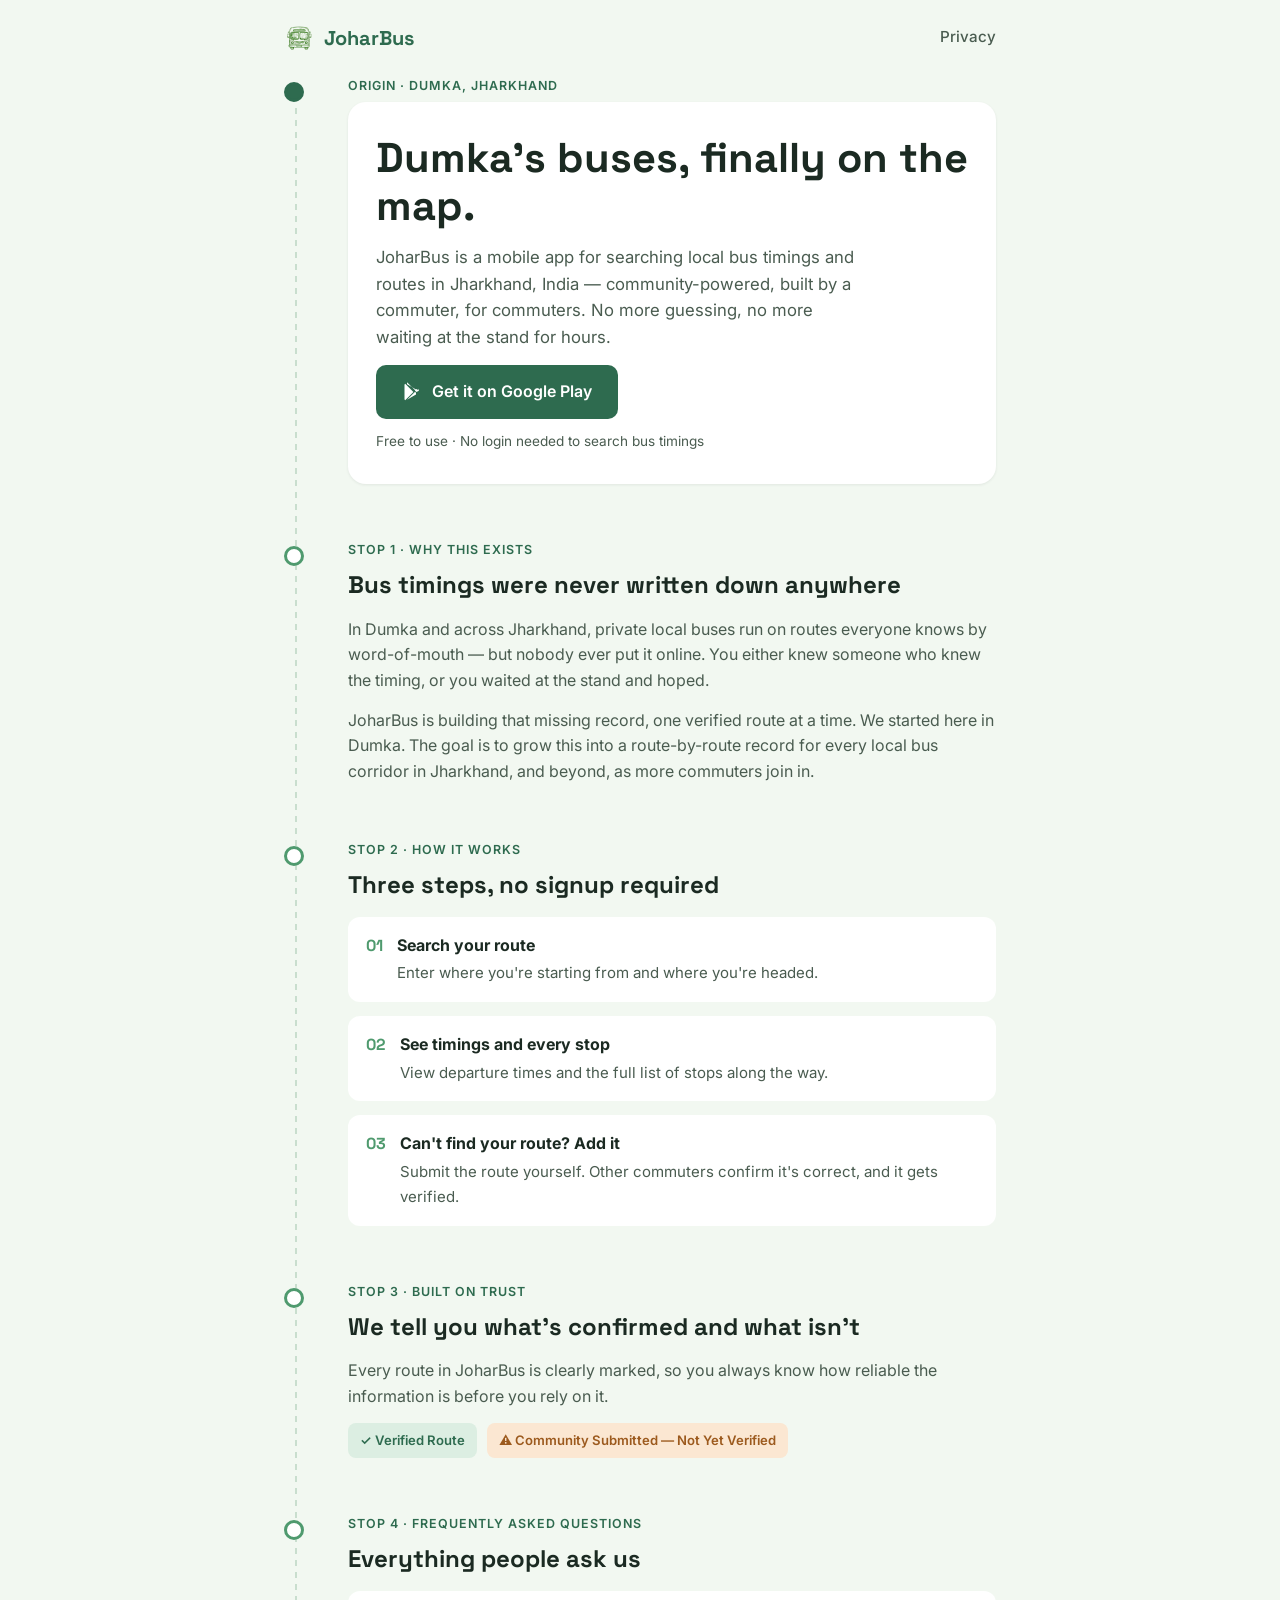
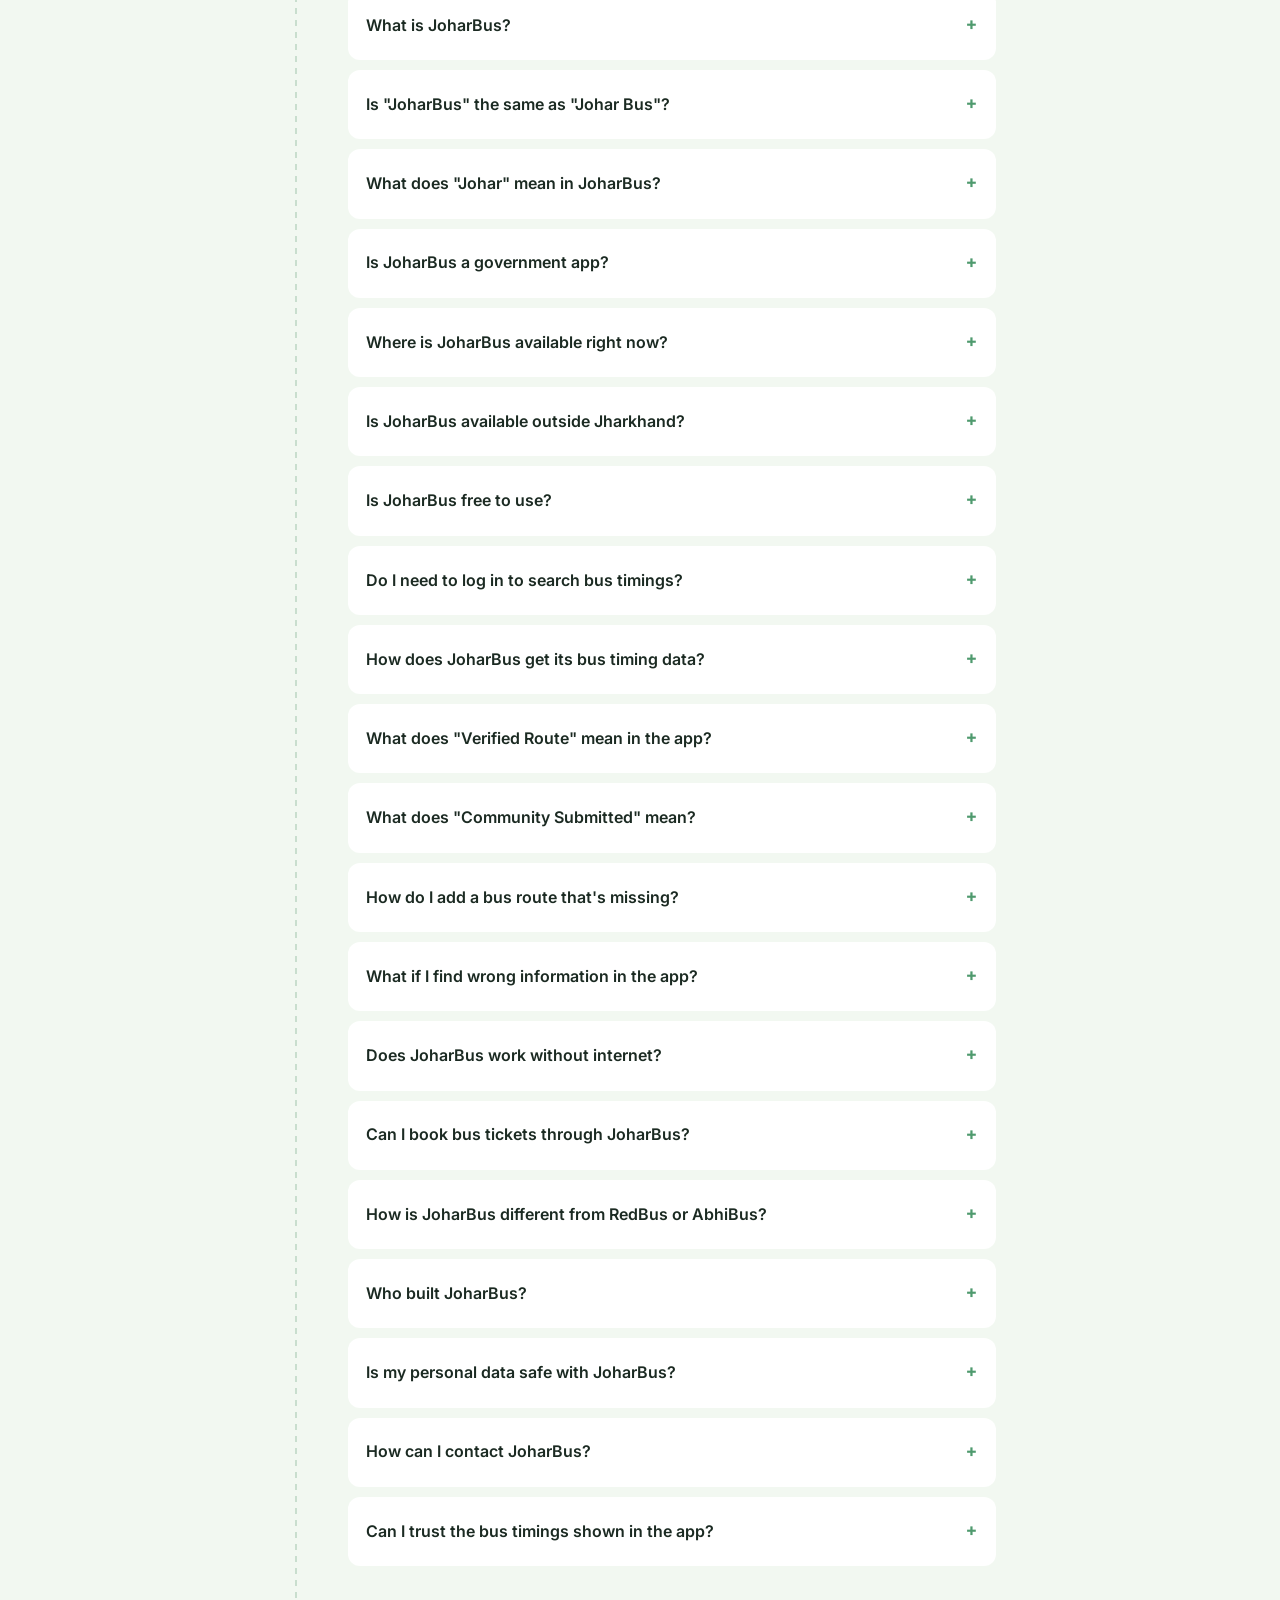
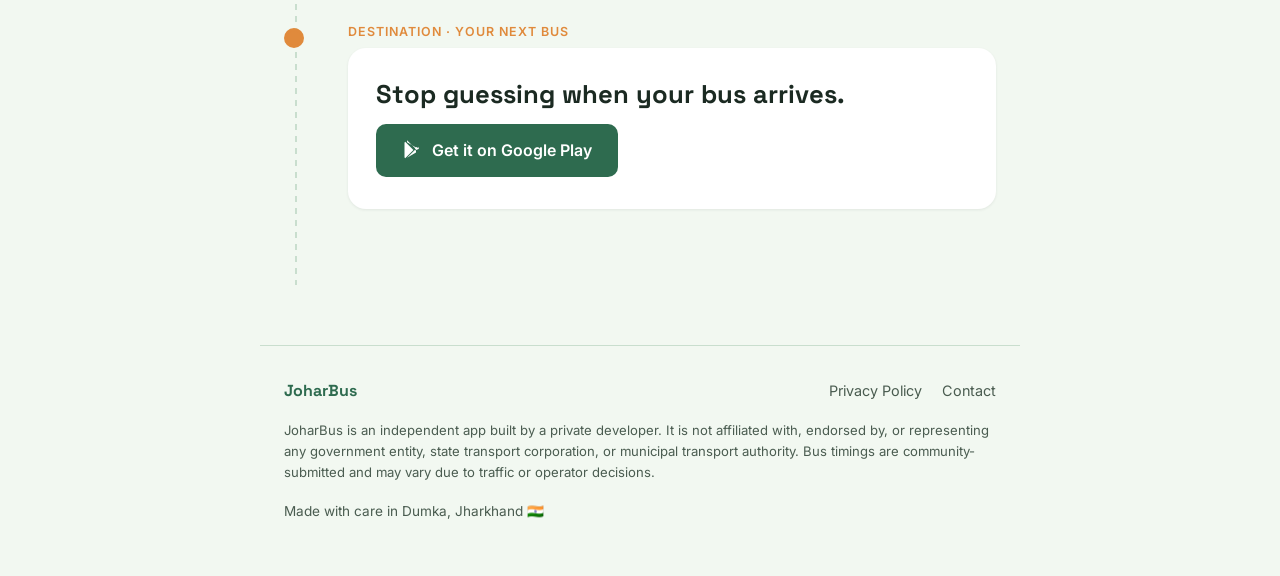
<file: index.html>
<!doctype html>
<html lang="en">
<head>
<meta charset="UTF-8">
<meta name="viewport" content="width=device-width, initial-scale=1.0">
<title>JoharBus — Local Bus Timings, Built by the Community</title>
<meta name="description" content="JoharBus is a community-powered app for local bus timings. Built in Dumka, Jharkhand — growing route by route, contributed by real commuters.">
<link rel="canonical" href="https://joharbus.in/">
<meta name="theme-color" content="#2E6B4F">
<meta name="robots" content="index, follow">

<!-- Open Graph (WhatsApp / Facebook link previews) -->
<meta property="og:type" content="website">
<meta property="og:site_name" content="JoharBus">
<meta property="og:title" content="JoharBus — Local Bus Timings, Built by the Community">
<meta property="og:description" content="A community-powered app for local bus timings. Built in Dumka, Jharkhand — growing route by route, contributed by real commuters.">
<meta property="og:url" content="https://joharbus.in/">
<meta property="og:image" content="https://joharbus.in/og-image.png">
<meta property="og:image:width" content="1200">
<meta property="og:image:height" content="630">

<!-- Twitter Card -->
<meta name="twitter:card" content="summary_large_image">
<meta name="twitter:title" content="JoharBus — Local Bus Timings, Built by the Community">
<meta name="twitter:description" content="A community-powered app for local bus timings. Built in Dumka, Jharkhand.">
<meta name="twitter:image" content="https://joharbus.in/og-image.png">

<link rel="icon" href="favicon.ico" sizes="any">
<link rel="icon" type="image/png" sizes="32x32" href="favicon-32.png">
<link rel="icon" type="image/png" sizes="16x16" href="favicon-16.png">
<link rel="apple-touch-icon" href="apple-touch-icon.png">

<link rel="preconnect" href="https://fonts.googleapis.com">
<link rel="preconnect" href="https://fonts.gstatic.com" crossorigin>
<link href="https://fonts.googleapis.com/css2?family=Space+Grotesk:wght@500;600;700&family=Inter:wght@400;500;600&display=swap" rel="stylesheet">

<link rel="stylesheet" href="style.css">

<script type="application/ld+json">
{
  "@context": "https://schema.org",
  "@type": "MobileApplication",
  "name": "JoharBus",
  "alternateName": "Johar Bus",
  "description": "A community-powered app for local bus timings in Jharkhand, India.",
  "applicationCategory": "TravelApplication",
  "operatingSystem": "Android",
  "url": "https://joharbus.in/",
  "downloadUrl": "https://play.google.com/store/apps/details?id=com.joharbus.android",
  "author": {
    "@type": "Person",
    "name": "Alok Kumar"
  },
  "offers": {
    "@type": "Offer",
    "price": "0",
    "priceCurrency": "INR"
  }
}
</script>

<script type="application/ld+json">
{
  "@context": "https://schema.org",
  "@type": "FAQPage",
  "mainEntity": [
    { "@type": "Question", "name": "What is JoharBus?", "acceptedAnswer": { "@type": "Answer", "text": "JoharBus is a mobile app for searching local bus timings and routes in Jharkhand, India. It's a community-powered directory built to help commuters find private local bus timings that have never been available online before." } },
    { "@type": "Question", "name": "Is \"JoharBus\" the same as \"Johar Bus\"?", "acceptedAnswer": { "@type": "Answer", "text": "Yes. JoharBus and Johar Bus refer to the exact same app. Some people search it as one word, others as two — both lead to this same product, built by JoharLabs in Dumka, Jharkhand." } },
    { "@type": "Question", "name": "What does \"Johar\" mean in JoharBus?", "acceptedAnswer": { "@type": "Answer", "text": "\"Johar\" is a traditional Santhali greeting used across Jharkhand. The app's name combines this regional greeting with \"Bus\" to reflect its roots in Jharkhand's local bus network. JoharBus is not related to any other unrelated service or business that happens to use the word \"Johar.\"" } },
    { "@type": "Question", "name": "Is JoharBus a government app?", "acceptedAnswer": { "@type": "Answer", "text": "No. JoharBus is an independent app built by a private developer in Dumka, Jharkhand. It is not affiliated with, endorsed by, or representing any government transport authority." } },
    { "@type": "Question", "name": "Where is JoharBus available right now?", "acceptedAnswer": { "@type": "Answer", "text": "JoharBus currently focuses on Dumka and the Santhal Pargana region of Jharkhand. Coverage is expanding as more commuters submit and verify routes in new areas." } },
    { "@type": "Question", "name": "Is JoharBus available outside Jharkhand?", "acceptedAnswer": { "@type": "Answer", "text": "Anyone in India can submit their local bus routes through the app, but verified data today is concentrated in Jharkhand. The app is built to grow beyond Jharkhand over time as more commuters contribute." } },
    { "@type": "Question", "name": "Is JoharBus free to use?", "acceptedAnswer": { "@type": "Answer", "text": "Yes. JoharBus is completely free to download and use, with no charges to search for bus timings." } },
    { "@type": "Question", "name": "Do I need to log in to search bus timings?", "acceptedAnswer": { "@type": "Answer", "text": "No login is required to search for routes or view bus timings. You only interact with an account-style flow if you choose to submit a new route." } },
    { "@type": "Question", "name": "How does JoharBus get its bus timing data?", "acceptedAnswer": { "@type": "Answer", "text": "Bus timings are submitted and verified by local commuters who actually travel these routes. Routes are clearly marked as \"Verified\" or \"Community Submitted\" so you always know how reliable the information is." } },
    { "@type": "Question", "name": "What does \"Verified Route\" mean in the app?", "acceptedAnswer": { "@type": "Answer", "text": "A Verified Route has been confirmed as accurate, either by the JoharBus team directly or through community confirmation from multiple commuters who travel that route." } },
    { "@type": "Question", "name": "What does \"Community Submitted\" mean?", "acceptedAnswer": { "@type": "Answer", "text": "It means a route was added by a user but hasn't been independently confirmed yet. The app shows this status clearly so you can decide how much to rely on it before it's verified." } },
    { "@type": "Question", "name": "How do I add a bus route that's missing?", "acceptedAnswer": { "@type": "Answer", "text": "Open the app, tap \"Suggest a Bus Route,\" and fill in the bus name, origin, destination, timing, and stops. Your submission appears with an unverified badge until the community or team confirms it." } },
    { "@type": "Question", "name": "What if I find wrong information in the app?", "acceptedAnswer": { "@type": "Answer", "text": "You can report it directly from the route card using the \"Report\" option. This flags the route for review so it can be corrected." } },
    { "@type": "Question", "name": "Does JoharBus work without internet?", "acceptedAnswer": { "@type": "Answer", "text": "Routes you've previously loaded are available offline, so you're not left stranded without a connection. A new search still requires internet access." } },
    { "@type": "Question", "name": "Can I book bus tickets through JoharBus?", "acceptedAnswer": { "@type": "Answer", "text": "Not yet. JoharBus currently functions as a bus timing and route directory, not a ticket booking platform. Ticket booking is a planned future feature, not something available today." } },
    { "@type": "Question", "name": "How is JoharBus different from RedBus or AbhiBus?", "acceptedAnswer": { "@type": "Answer", "text": "RedBus and AbhiBus focus on intercity AC and sleeper buses. JoharBus focuses specifically on local private stage-carriage buses — the everyday routes within districts that those platforms don't cover." } },
    { "@type": "Question", "name": "Who built JoharBus?", "acceptedAnswer": { "@type": "Answer", "text": "JoharBus was built by Alok Kumar, a self-taught Android developer and B.Com student from Dumka, Jharkhand, under the brand JoharLabs." } },
    { "@type": "Question", "name": "Is my personal data safe with JoharBus?", "acceptedAnswer": { "@type": "Answer", "text": "JoharBus doesn't request unnecessary permissions and doesn't track your precise location. Full details are available in the Privacy Policy." } },
    { "@type": "Question", "name": "How can I contact JoharBus?", "acceptedAnswer": { "@type": "Answer", "text": "You can reach the team at contact@joharbus.in for feedback, corrections, or partnership questions." } },
    { "@type": "Question", "name": "Can I trust the bus timings shown in the app?", "acceptedAnswer": { "@type": "Answer", "text": "Verified routes are confirmed accurate. Community-submitted routes may vary, since timings can shift due to traffic or operator decisions — the app marks each route's status clearly so you know what to expect." } }
  ]
}
</script>
</head>
<body>

<header class="site-header">
  <div class="logo">
    <img src="logo.png" alt="JoharBus logo" width="34" height="34">
    JoharBus
  </div>
  <a class="header-link" href="privacy.html">Privacy</a>
</header>

<main class="route">

  <!-- ORIGIN: hero -->
  <section class="stop origin">
    <div class="stop-label">Origin · Dumka, Jharkhand</div>
    <div class="hero-card">
      <h1>Dumka's buses, finally on the map.</h1>
      <p>JoharBus is a mobile app for searching local bus timings and routes in Jharkhand, India — community-powered, built by a commuter, for commuters. No more guessing, no more waiting at the stand for hours.</p>

      <!-- Replace href below with your actual Play Store listing URL -->
      <a class="cta-button" href="https://play.google.com/store/apps/details?id=com.joharbus.android" target="_blank" rel="noopener">
        <svg viewBox="0 0 24 24" fill="currentColor" aria-hidden="true"><path d="M3 20.5v-17c0-.59.34-1.1.84-1.35L13.69 12l-9.85 9.85c-.5-.25-.84-.76-.84-1.35zM16.81 15.12L6.05 21.34l9.66-9.66 1.1 1.1zm2.97-7.15c.43.32.71.81.71 1.38v.01c0 .55-.27 1.04-.69 1.36l-2.49 1.42-1.85-1.85 1.85-1.85 2.47 1.53zM6.05 2.66l10.76 6.22-1.1 1.1-9.66-9.65z"/></svg>
        Get it on Google Play
      </a>
      <div class="cta-note">Free to use · No login needed to search bus timings</div>
    </div>
  </section>

  <!-- STOP: why -->
  <section class="stop">
    <div class="stop-label">Stop 1 · Why this exists</div>
    <h2>Bus timings were never written down anywhere</h2>
    <p>In Dumka and across Jharkhand, private local buses run on routes everyone knows by word-of-mouth — but nobody ever put it online. You either knew someone who knew the timing, or you waited at the stand and hoped.</p>
    <p>JoharBus is building that missing record, one verified route at a time. We started here in Dumka. The goal is to grow this into a route-by-route record for every local bus corridor in Jharkhand, and beyond, as more commuters join in.</p>
  </section>

  <!-- STOP: how it works -->
  <section class="stop">
    <div class="stop-label">Stop 2 · How it works</div>
    <h2>Three steps, no signup required</h2>
    <div class="how-steps">
      <div class="how-step">
        <span class="num">01</span>
        <div><strong>Search your route</strong><span>Enter where you're starting from and where you're headed.</span></div>
      </div>
      <div class="how-step">
        <span class="num">02</span>
        <div><strong>See timings and every stop</strong><span>View departure times and the full list of stops along the way.</span></div>
      </div>
      <div class="how-step">
        <span class="num">03</span>
        <div><strong>Can't find your route? Add it</strong><span>Submit the route yourself. Other commuters confirm it's correct, and it gets verified.</span></div>
      </div>
    </div>
  </section>

  <!-- STOP: trust -->
  <section class="stop">
    <div class="stop-label">Stop 3 · Built on trust</div>
    <h2>We tell you what's confirmed and what isn't</h2>
    <p>Every route in JoharBus is clearly marked, so you always know how reliable the information is before you rely on it.</p>
    <div class="badge-demo">
      <span class="badge verified">✓ Verified Route</span>
      <span class="badge unverified">⚠ Community Submitted — Not Yet Verified</span>
    </div>
  </section>

  <!-- STOP: FAQ -->
  <section class="stop">
    <div class="stop-label">Stop 4 · Frequently asked questions</div>
    <h2>Everything people ask us</h2>
    <div class="faq-list">

      <details class="faq-item">
        <summary>What is JoharBus?</summary>
        <p>JoharBus is a mobile app for searching local bus timings and routes in Jharkhand, India. It's a community-powered directory built to help commuters find private local bus timings that have never been available online before.</p>
      </details>

      <details class="faq-item">
        <summary>Is "JoharBus" the same as "Johar Bus"?</summary>
        <p>Yes. JoharBus and Johar Bus refer to the exact same app. Some people search it as one word, others as two — both lead to this same product, built by JoharLabs in Dumka, Jharkhand.</p>
      </details>

      <details class="faq-item">
        <summary>What does "Johar" mean in JoharBus?</summary>
        <p>"Johar" is a traditional Santhali greeting used across Jharkhand. The app's name combines this regional greeting with "Bus" to reflect its roots in Jharkhand's local bus network. JoharBus is not related to any other unrelated service or business that happens to use the word "Johar."</p>
      </details>

      <details class="faq-item">
        <summary>Is JoharBus a government app?</summary>
        <p>No. JoharBus is an independent app built by a private developer in Dumka, Jharkhand. It is not affiliated with, endorsed by, or representing any government transport authority.</p>
      </details>

      <details class="faq-item">
        <summary>Where is JoharBus available right now?</summary>
        <p>JoharBus currently focuses on Dumka and the Santhal Pargana region of Jharkhand. Coverage is expanding as more commuters submit and verify routes in new areas.</p>
      </details>

      <details class="faq-item">
        <summary>Is JoharBus available outside Jharkhand?</summary>
        <p>Anyone in India can submit their local bus routes through the app, but verified data today is concentrated in Jharkhand. The app is built to grow beyond Jharkhand over time as more commuters contribute.</p>
      </details>

      <details class="faq-item">
        <summary>Is JoharBus free to use?</summary>
        <p>Yes. JoharBus is completely free to download and use, with no charges to search for bus timings.</p>
      </details>

      <details class="faq-item">
        <summary>Do I need to log in to search bus timings?</summary>
        <p>No login is required to search for routes or view bus timings. You only interact with an account-style flow if you choose to submit a new route.</p>
      </details>

      <details class="faq-item">
        <summary>How does JoharBus get its bus timing data?</summary>
        <p>Bus timings are submitted and verified by local commuters who actually travel these routes. Routes are clearly marked as "Verified" or "Community Submitted" so you always know how reliable the information is.</p>
      </details>

      <details class="faq-item">
        <summary>What does "Verified Route" mean in the app?</summary>
        <p>A Verified Route has been confirmed as accurate, either by the JoharBus team directly or through community confirmation from multiple commuters who travel that route.</p>
      </details>

      <details class="faq-item">
        <summary>What does "Community Submitted" mean?</summary>
        <p>It means a route was added by a user but hasn't been independently confirmed yet. The app shows this status clearly so you can decide how much to rely on it before it's verified.</p>
      </details>

      <details class="faq-item">
        <summary>How do I add a bus route that's missing?</summary>
        <p>Open the app, tap "Suggest a Bus Route," and fill in the bus name, origin, destination, timing, and stops. Your submission appears with an unverified badge until the community or team confirms it.</p>
      </details>

      <details class="faq-item">
        <summary>What if I find wrong information in the app?</summary>
        <p>You can report it directly from the route card using the "Report" option. This flags the route for review so it can be corrected.</p>
      </details>

      <details class="faq-item">
        <summary>Does JoharBus work without internet?</summary>
        <p>Routes you've previously loaded are available offline, so you're not left stranded without a connection. A new search still requires internet access.</p>
      </details>

      <details class="faq-item">
        <summary>Can I book bus tickets through JoharBus?</summary>
        <p>Not yet. JoharBus currently functions as a bus timing and route directory, not a ticket booking platform. Ticket booking is a planned future feature, not something available today.</p>
      </details>

      <details class="faq-item">
        <summary>How is JoharBus different from RedBus or AbhiBus?</summary>
        <p>RedBus and AbhiBus focus on intercity AC and sleeper buses. JoharBus focuses specifically on local private stage-carriage buses — the everyday routes within districts that those platforms don't cover.</p>
      </details>

      <details class="faq-item">
        <summary>Who built JoharBus?</summary>
        <p>JoharBus was built by Alok Kumar, a self-taught Android developer and B.Com student from Dumka, Jharkhand, under the brand JoharLabs.</p>
      </details>

      <details class="faq-item">
        <summary>Is my personal data safe with JoharBus?</summary>
        <p>JoharBus doesn't request unnecessary permissions and doesn't track your precise location. Full details are available in the <a href="privacy.html">Privacy Policy</a>.</p>
      </details>

      <details class="faq-item">
        <summary>How can I contact JoharBus?</summary>
        <p>You can reach the team at <a href="mailto:contact@joharbus.in">contact@joharbus.in</a> for feedback, corrections, or partnership questions.</p>
      </details>

      <details class="faq-item">
        <summary>Can I trust the bus timings shown in the app?</summary>
        <p>Verified routes are confirmed accurate. Community-submitted routes may vary, since timings can shift due to traffic or operator decisions — the app marks each route's status clearly so you know what to expect.</p>
      </details>

    </div>
  </section>

  <!-- DESTINATION: download again -->
  <section class="stop destination">
    <div class="stop-label">Destination · Your next bus</div>
    <div class="hero-card">
      <h1 style="font-size: 1.6rem;">Stop guessing when your bus arrives.</h1>
      <a class="cta-button" href="https://play.google.com/store/apps/details?id=com.joharbus.android" target="_blank" rel="noopener">
        <svg viewBox="0 0 24 24" fill="currentColor" aria-hidden="true"><path d="M3 20.5v-17c0-.59.34-1.1.84-1.35L13.69 12l-9.85 9.85c-.5-.25-.84-.76-.84-1.35zM16.81 15.12L6.05 21.34l9.66-9.66 1.1 1.1zm2.97-7.15c.43.32.71.81.71 1.38v.01c0 .55-.27 1.04-.69 1.36l-2.49 1.42-1.85-1.85 1.85-1.85 2.47 1.53zM6.05 2.66l10.76 6.22-1.1 1.1-9.66-9.65z"/></svg>
        Get it on Google Play
      </a>
    </div>
  </section>

</main>

<footer class="site-footer">
  <div class="foot-row">
    <div class="logo" style="font-size: 1rem;">JoharBus</div>
    <div class="foot-links">
      <a href="privacy.html">Privacy Policy</a>
      <a href="mailto:contact@joharbus.in">Contact</a>
    </div>
  </div>
  <p class="foot-note">JoharBus is an independent app built by a private developer. It is not affiliated with, endorsed by, or representing any government entity, state transport corporation, or municipal transport authority. Bus timings are community-submitted and may vary due to traffic or operator decisions.</p>
  <p class="made-with">Made with care in Dumka, Jharkhand 🇮🇳</p>
</footer>

</body>
</html>
</file>
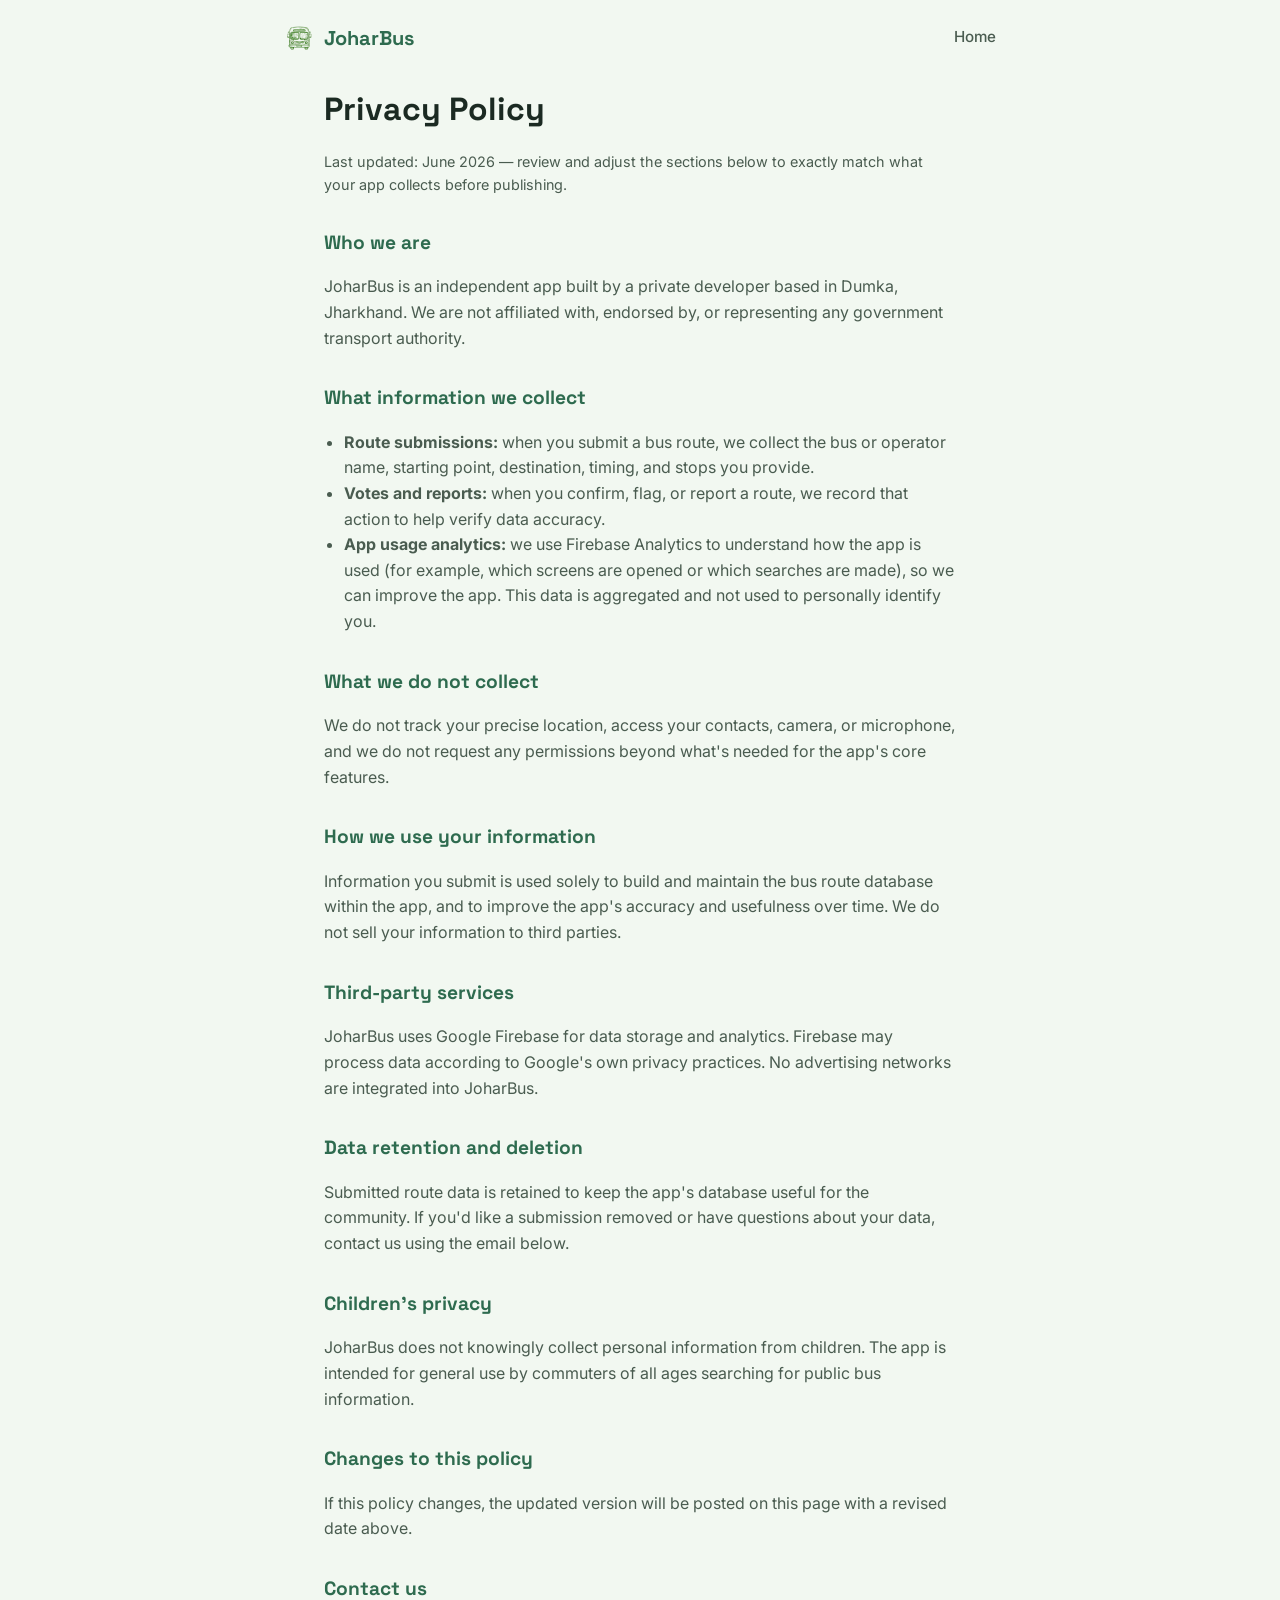
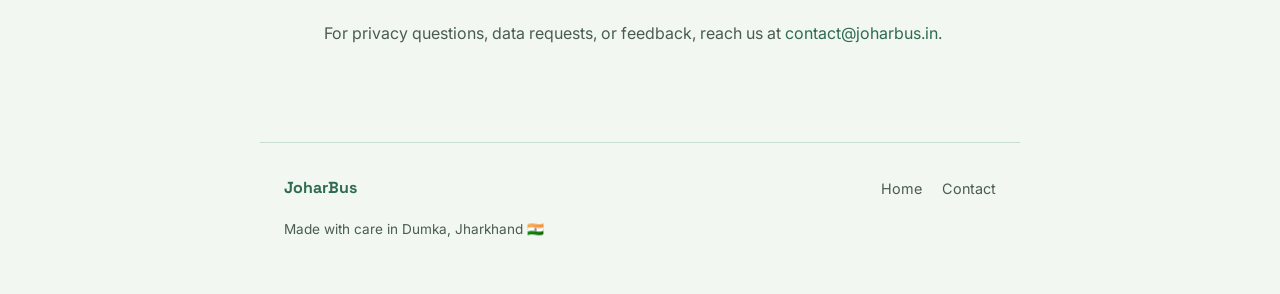
<file: privacy.html>
<!doctype html>
<html lang="en">
<head>
<meta charset="UTF-8">
<meta name="viewport" content="width=device-width, initial-scale=1.0">
<title>Privacy Policy — JoharBus</title>
<meta name="description" content="JoharBus privacy policy — what data we collect, how it's used, and your choices.">
<link rel="canonical" href="https://joharbus.in/privacy.html">
<meta name="theme-color" content="#2E6B4F">
<meta name="robots" content="index, follow">
<link rel="icon" href="favicon.ico" sizes="any">
<link rel="icon" type="image/png" sizes="32x32" href="favicon-32.png">
<link rel="icon" type="image/png" sizes="16x16" href="favicon-16.png">
<link rel="apple-touch-icon" href="apple-touch-icon.png">

<link rel="preconnect" href="https://fonts.googleapis.com">
<link rel="preconnect" href="https://fonts.gstatic.com" crossorigin>
<link href="https://fonts.googleapis.com/css2?family=Space+Grotesk:wght@500;600;700&family=Inter:wght@400;500;600&display=swap" rel="stylesheet">

<link rel="stylesheet" href="style.css">
</head>
<body>

<header class="site-header">
  <a class="logo" href="index.html" style="text-decoration:none;">
    <img src="logo.png" alt="JoharBus logo" width="34" height="34">
    JoharBus
  </a>
  <a class="header-link" href="index.html">Home</a>
</header>

<main class="policy">
  <h1>Privacy Policy</h1>
  <p class="updated">Last updated: June 2026 — review and adjust the sections below to exactly match what your app collects before publishing.</p>

  <h2>Who we are</h2>
  <p>JoharBus is an independent app built by a private developer based in Dumka, Jharkhand. We are not affiliated with, endorsed by, or representing any government transport authority.</p>

  <h2>What information we collect</h2>
  <ul>
    <li><strong>Route submissions:</strong> when you submit a bus route, we collect the bus or operator name, starting point, destination, timing, and stops you provide.</li>
    <li><strong>Votes and reports:</strong> when you confirm, flag, or report a route, we record that action to help verify data accuracy.</li>
    <li><strong>App usage analytics:</strong> we use Firebase Analytics to understand how the app is used (for example, which screens are opened or which searches are made), so we can improve the app. This data is aggregated and not used to personally identify you.</li>
  </ul>

  <h2>What we do not collect</h2>
  <p>We do not track your precise location, access your contacts, camera, or microphone, and we do not request any permissions beyond what's needed for the app's core features.</p>

  <h2>How we use your information</h2>
  <p>Information you submit is used solely to build and maintain the bus route database within the app, and to improve the app's accuracy and usefulness over time. We do not sell your information to third parties.</p>

  <h2>Third-party services</h2>
  <p>JoharBus uses Google Firebase for data storage and analytics. Firebase may process data according to Google's own privacy practices. No advertising networks are integrated into JoharBus.</p>

  <h2>Data retention and deletion</h2>
  <p>Submitted route data is retained to keep the app's database useful for the community. If you'd like a submission removed or have questions about your data, contact us using the email below.</p>

  <h2>Children's privacy</h2>
  <p>JoharBus does not knowingly collect personal information from children. The app is intended for general use by commuters of all ages searching for public bus information.</p>

  <h2>Changes to this policy</h2>
  <p>If this policy changes, the updated version will be posted on this page with a revised date above.</p>

  <h2>Contact us</h2>
  <p>For privacy questions, data requests, or feedback, reach us at <a href="mailto:contact@joharbus.in">contact@joharbus.in</a>.</p>
</main>

<footer class="site-footer">
  <div class="foot-row">
    <div class="logo" style="font-size: 1rem;">JoharBus</div>
    <div class="foot-links">
      <a href="index.html">Home</a>
      <a href="mailto:contact@joharbus.in">Contact</a>
    </div>
  </div>
  <p class="made-with">Made with care in Dumka, Jharkhand 🇮🇳</p>
</footer>

</body>
</html>
</file>
<file: style.css>
/* ===========================================================
   JoharBus — shared styles
   Design language: a bus route's stop-timeline, the same visual
   the app itself uses to show stops on a route. The whole page
   is built as a single vertical route line; each section is a
   stop along it.
   =========================================================== */

:root {
  --green-deep: #2E6B4F;
  --green-bright: #4F9A6E;
  --green-soft: #DCEEE2;
  --mint-bg: #F2F8F1;
  --ink: #1B2A22;
  --ink-soft: #4A5C50;
  --marigold: #E08A3C;
  --marigold-soft: #FBE7D2;
  --paper: #FFFFFF;
  --line: #C9DECE;

  --font-display: 'Space Grotesk', 'Segoe UI', sans-serif;
  --font-body: 'Inter', 'Segoe UI', sans-serif;
}

* { box-sizing: border-box; }

html { scroll-behavior: smooth; }

body {
  margin: 0;
  font-family: var(--font-body);
  background: var(--mint-bg);
  color: var(--ink);
  line-height: 1.6;
  -webkit-font-smoothing: antialiased;
}

a { color: var(--green-deep); text-decoration: none; }
a:focus-visible, button:focus-visible {
  outline: 2px solid var(--marigold);
  outline-offset: 2px;
}

@media (prefers-reduced-motion: reduce) {
  html { scroll-behavior: auto; }
  * { animation: none !important; transition: none !important; }
}

.wrap {
  max-width: 760px;
  margin: 0 auto;
  padding: 0 24px;
}

/* ---------- Header ---------- */
.site-header {
  display: flex;
  align-items: center;
  justify-content: space-between;
  padding: 22px 24px;
  max-width: 760px;
  margin: 0 auto;
}

.logo {
  display: flex;
  align-items: center;
  gap: 10px;
  font-family: var(--font-display);
  font-weight: 700;
  font-size: 1.25rem;
  color: var(--green-deep);
}

.logo svg { width: 30px; height: 30px; flex-shrink: 0; }
.logo img { width: 30px; height: 30px; flex-shrink: 0; object-fit: contain; display: block; }

.header-link {
  font-size: 0.95rem;
  font-weight: 500;
  color: var(--ink-soft);
  border-bottom: 1px solid transparent;
}
.header-link:hover { border-bottom-color: var(--green-deep); color: var(--green-deep); }

/* ---------- Route line (the signature element) ---------- */
.route {
  position: relative;
  max-width: 760px;
  margin: 0 auto;
  padding: 0 24px 80px;
}

.route::before {
  content: "";
  position: absolute;
  left: 35px;
  top: 8px;
  bottom: 60px;
  width: 2px;
  background: repeating-linear-gradient(
    to bottom,
    var(--line) 0, var(--line) 6px, transparent 6px, transparent 12px
  );
}

@media (max-width: 600px) {
  .route::before { left: 27px; }
}

.stop {
  position: relative;
  margin-left: 64px;
  margin-bottom: 56px;
}

@media (max-width: 600px) {
  .stop { margin-left: 48px; }
}

.stop::before {
  content: "";
  position: absolute;
  left: -64px;
  top: 6px;
  width: 14px;
  height: 14px;
  border-radius: 50%;
  background: var(--paper);
  border: 3px solid var(--green-bright);
}

@media (max-width: 600px) {
  .stop::before { left: -48px; width: 12px; height: 12px; }
}

.stop.origin::before { background: var(--green-deep); border-color: var(--green-deep); }
.stop.destination::before { background: var(--marigold); border-color: var(--marigold); }

.stop-label {
  font-size: 0.78rem;
  font-weight: 600;
  letter-spacing: 0.08em;
  text-transform: uppercase;
  color: var(--green-deep);
  margin-bottom: 6px;
}

.stop.destination .stop-label { color: var(--marigold); }

/* ---------- Hero card (styled like an in-app route card) ---------- */
.hero-card {
  background: var(--paper);
  border-radius: 18px;
  padding: 32px 28px;
  box-shadow: 0 1px 3px rgba(27,42,34,0.08);
}

.hero-card h1 {
  font-family: var(--font-display);
  font-size: clamp(1.9rem, 5vw, 2.6rem);
  line-height: 1.15;
  margin: 0 0 14px;
  color: var(--ink);
}

.hero-card p {
  font-size: 1.05rem;
  color: var(--ink-soft);
  margin: 0 0 24px;
  max-width: 480px;
}

.cta-button {
  display: inline-flex;
  align-items: center;
  gap: 10px;
  background: var(--green-deep);
  color: var(--paper);
  font-family: var(--font-body);
  font-weight: 600;
  font-size: 1rem;
  padding: 14px 26px;
  border-radius: 10px;
  border: none;
  cursor: pointer;
  transition: background 0.15s ease, transform 0.15s ease;
}
.cta-button:hover { background: #255840; transform: translateY(-1px); }
.cta-button svg { width: 20px; height: 20px; }

.cta-note {
  margin-top: 12px;
  font-size: 0.85rem;
  color: var(--ink-soft);
}

/* ---------- Section content ---------- */
.stop h2 {
  font-family: var(--font-display);
  font-size: 1.5rem;
  margin: 0 0 12px;
  color: var(--ink);
}

.stop p { color: var(--ink-soft); margin: 0 0 14px; }

.how-steps {
  display: flex;
  flex-direction: column;
  gap: 14px;
  margin-top: 8px;
}

.how-step {
  background: var(--paper);
  border-radius: 12px;
  padding: 16px 18px;
  display: flex;
  gap: 14px;
  align-items: flex-start;
}

.how-step .num {
  font-family: var(--font-display);
  font-weight: 700;
  color: var(--green-bright);
  font-size: 1rem;
  flex-shrink: 0;
}

.how-step strong { display: block; margin-bottom: 2px; color: var(--ink); }
.how-step span { color: var(--ink-soft); font-size: 0.94rem; }

.badge-demo {
  display: flex;
  flex-wrap: wrap;
  gap: 10px;
  margin-top: 10px;
}

.badge {
  display: inline-flex;
  align-items: center;
  gap: 6px;
  font-size: 0.82rem;
  font-weight: 600;
  padding: 7px 12px;
  border-radius: 8px;
}

.badge.verified { background: var(--green-soft); color: var(--green-deep); }
.badge.unverified { background: var(--marigold-soft); color: #9C5A1E; }

/* ---------- Footer ---------- */
.site-footer {
  border-top: 1px solid var(--line);
  padding: 32px 24px 40px;
  max-width: 760px;
  margin: 0 auto;
}

.site-footer .foot-row {
  display: flex;
  flex-wrap: wrap;
  gap: 18px;
  justify-content: space-between;
  align-items: center;
  margin-bottom: 16px;
}

.foot-links { display: flex; gap: 20px; font-size: 0.9rem; }
.foot-links a { color: var(--ink-soft); }
.foot-links a:hover { color: var(--green-deep); }

.foot-note {
  font-size: 0.82rem;
  color: var(--ink-soft);
  line-height: 1.6;
}

.made-with {
  font-size: 0.85rem;
  color: var(--ink-soft);
  margin-top: 18px;
}

/* ---------- Privacy policy page ---------- */
.policy {
  max-width: 680px;
  margin: 0 auto;
  padding: 0 24px 80px;
}

.policy h1 {
  font-family: var(--font-display);
  font-size: 2rem;
  margin: 8px 0 4px;
}

.policy .updated {
  color: var(--ink-soft);
  font-size: 0.9rem;
  margin-bottom: 32px;
}

.policy h2 {
  font-family: var(--font-display);
  font-size: 1.2rem;
  margin: 32px 0 10px;
  color: var(--green-deep);
}

.policy p, .policy li { color: var(--ink-soft); }
.policy ul { padding-left: 20px; }

/* ---------- FAQ accordion ---------- */
.faq-list {
  margin-top: 10px;
  display: flex;
  flex-direction: column;
  gap: 10px;
}

.faq-item {
  background: var(--paper);
  border-radius: 12px;
  padding: 4px 18px;
}

.faq-item summary {
  cursor: pointer;
  font-weight: 600;
  color: var(--ink);
  padding: 14px 0;
  list-style: none;
  display: flex;
  justify-content: space-between;
  align-items: center;
  gap: 12px;
}

.faq-item summary::-webkit-details-marker { display: none; }

.faq-item summary::after {
  content: "+";
  font-family: var(--font-display);
  font-size: 1.3rem;
  color: var(--green-bright);
  flex-shrink: 0;
  transition: transform 0.15s ease;
}

.faq-item[open] summary::after { content: "−"; }

.faq-item p {
  margin: 0 0 16px;
  color: var(--ink-soft);
  font-size: 0.95rem;
}
</file>
